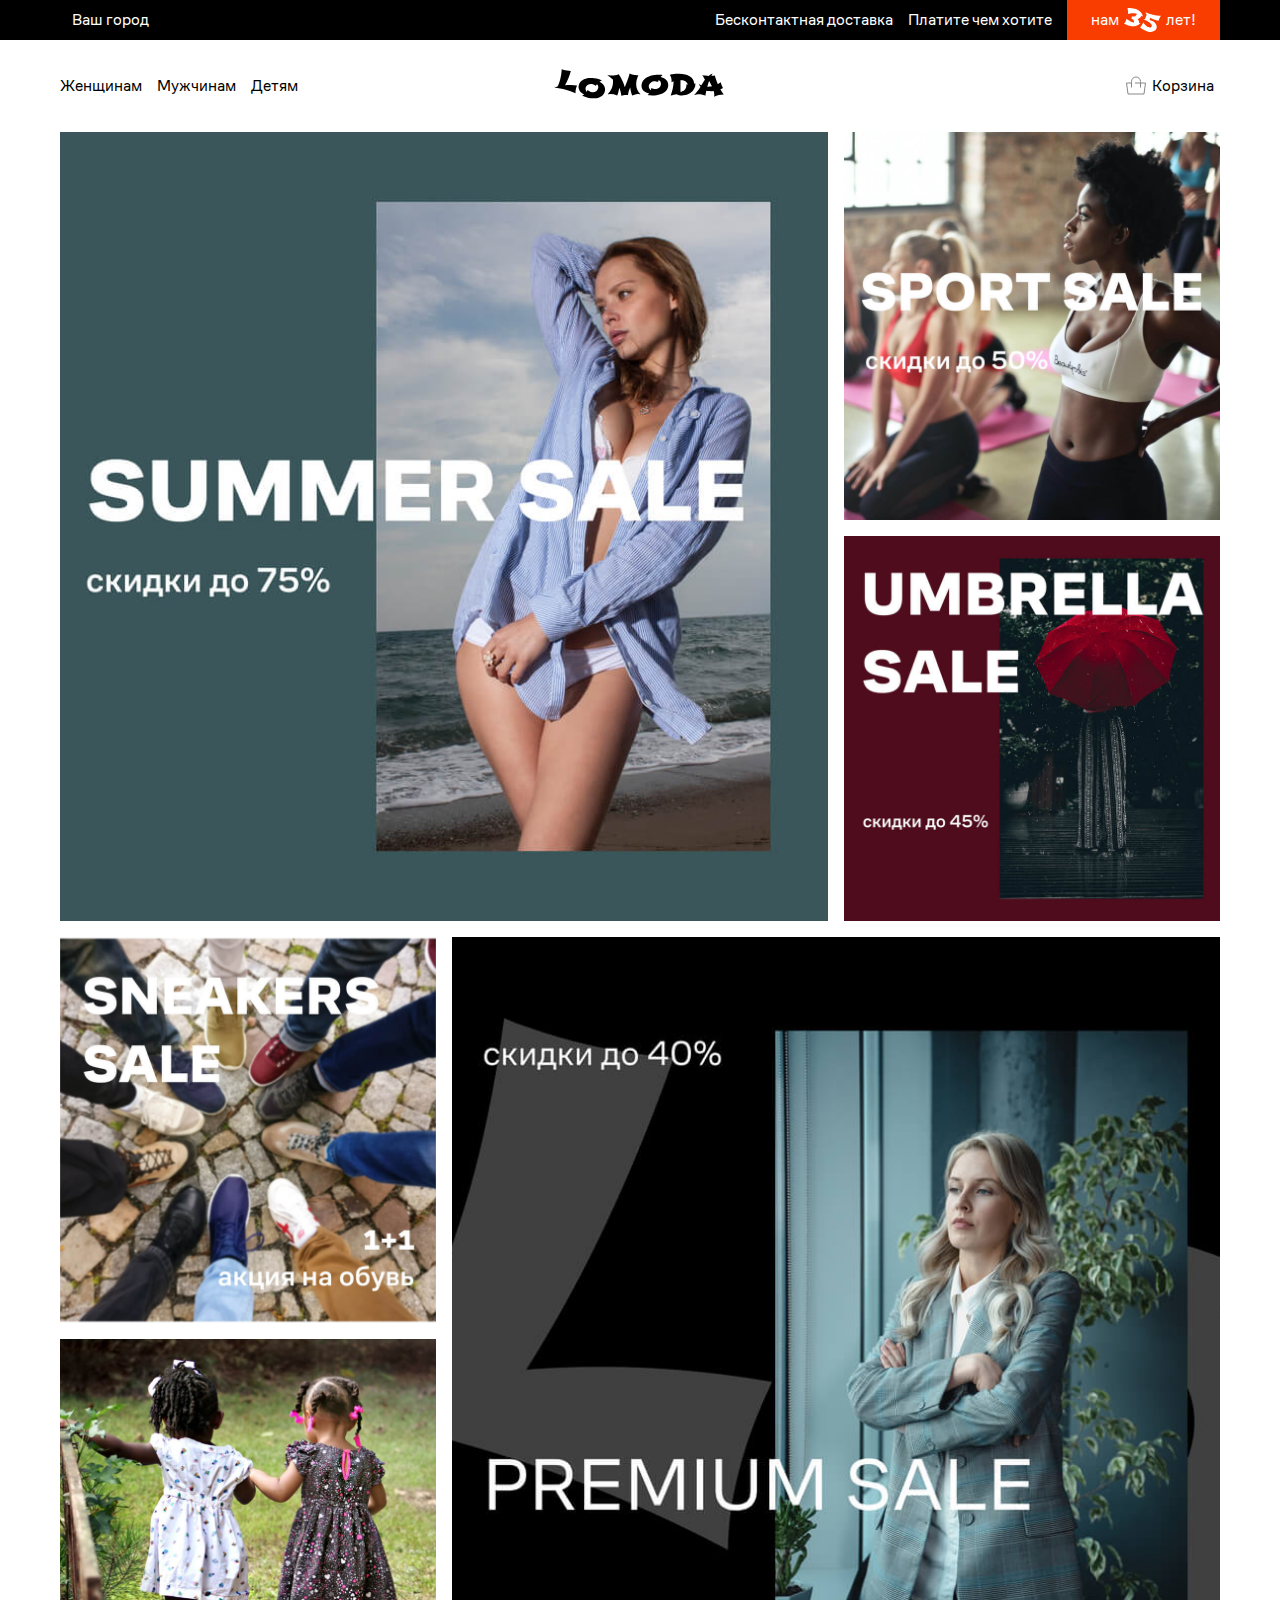
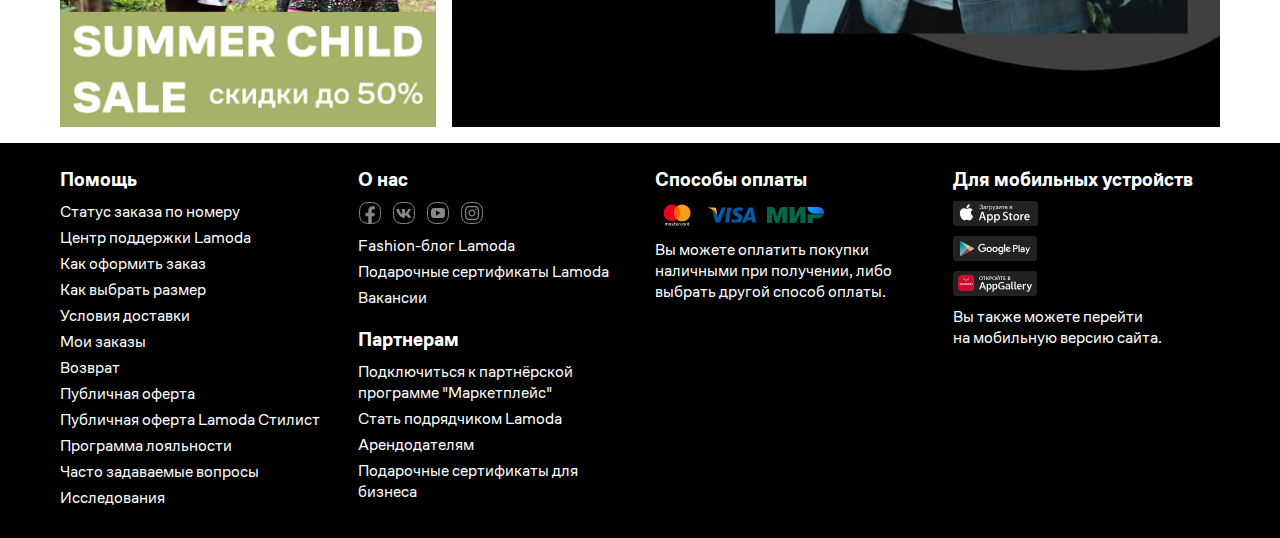
<file: index.html>
<!DOCTYPE html>
<html lang="en">

<head>
    <meta charset="UTF-8">
    <meta http-equiv="X-UA-Compatible" content="IE=edge">
    <meta name="viewport" content="width=device-width, initial-scale=1.0">

    <link rel="apple-touch-icon" sizes="180x180" href="favicon/apple-touch-icon.png">
    <link rel="icon" type="image/png" sizes="32x32" href="favicon/favicon-32x32.png">
    <link rel="icon" type="image/png" sizes="16x16" href="favicon/favicon-16x16.png">
    <link rel="manifest" href="favicon/site.webmanifest">
    <link rel="mask-icon" href="favicon/safari-pinned-tab.svg" color="#5bbad5">
    <meta name="msapplication-TileColor" content="#ffc40d">
    <meta name="theme-color" content="#ffffff">

    <link rel="preload" href="fonts/CoFoSans-Bold.woff2" as="font" type="font/woff2" crossorigin>
    <link rel="preload" href="fonts/CoFoSans-Black.woff2" as="font" type="font/woff2" crossorigin>
    <link rel="preload" href="fonts/CoFoSans-Regular.woff2" as="font" type="font/woff2" crossorigin>
    <link rel="preload" href="fonts/CoFoSans-Medium.woff2" as="font" type="font/woff2" crossorigin>

    <link rel="stylesheet" href="styles/style.min.css">
    <title>Lomoda</title>
    <script src="script/script.js" defer></script>
</head>

<body>
    <header class="header">
        <div class="container">
            <div class="header__wrapper">
                <button class="header__city-button">Ваш город?</button>
                <div class="header__right-block">
                    <p class="header__delivery">Бесконтактная доставка</p>
                    <p class="header__pay">Платите чем хотите</p>
                    <div class="header__birthday">
                        <span>нам </span>
                        <img class="header__birthday-img" src="image/35.svg" alt="">
                        <span>лет!</span>
                    </div>
                </div>
            </div>
        </div>
    </header>
    <main>
        <section class="subheader">
            <div class="container">
                <div class="subheader__wrapper">
                    <nav class="subheader__navigation navigation">
                        <ul class="navigation__list">
                            <li class="navigation__item"><a class="navigation__link" href="goods.html#women">Женщинам</a></li>
                            <li class="navigation__item"><a class="navigation__link" href="goods.html#men">Мужчинам</a></li>
                            <li class="navigation__item"><a class="navigation__link" href="goods.html#kids">Детям</a></li>
                        </ul>
                    </nav>
                    <a class="subheader__logo"><img src="image/logo.svg" alt="Компания Lomoda"></a>
                    <button class="subheader__cart">Корзина</button>
                </div>
            </div>
        </section>
        <section class="promo">
            <div class="container">
                <ul class="promo__grid">
                    <li class="promo__grid-item promo__grid-item__big"><img class="promo__grid-image" src="image/beach.jpg" alt=""></li>
                    <li class="promo__grid-item promo__grid-item__small"><img class="promo__grid-image" src="image/sport.jpg" alt=""></li>
                    <li class="promo__grid-item promo__grid-item__small"><img class="promo__grid-image" src="image/umbrella.jpg" alt=""></li>
                </ul>

                <ul class="promo__grid promo__grid-reverse">
                    <li class="promo__grid-reverse-item promo__grid-reverse-item__big"><img class="promo__grid-image" src="image/premium.jpg" alt=""></li>
                    <li class="promo__grid-reverse-item promo__grid-reverse-item__small"><img class="promo__grid-image" src="image/sneakers.jpg" alt=""></li>
                    <li class="promo__grid-reverse-item promo__grid-reverse-item__small"><img class="promo__grid-image" src="image/child.jpg" alt=""></li>
                </ul>
            </div>
        </section>
    </main>
    <footer class="footer">
        <div class="container footer__columns">
            <div class="footer__column">
                <h3 class="footer__column-title">Помощь</h3>
                <ul class="footer__column-list">
                    <li class="footer__column-item"><a class="footer__link" href="#">Статус заказа по номеру</a></li>
                    <li class="footer__column-item"><a class="footer__link" href="#">Центр поддержки Lamoda</a></li>
                    <li class="footer__column-item"><a class="footer__link" href="#">Как оформить заказ</a></li>
                    <li class="footer__column-item"><a class="footer__link" href="#">Как выбрать размер</a></li>
                    <li class="footer__column-item"><a class="footer__link" href="#">Условия доставки</a></li>
                    <li class="footer__column-item"><a class="footer__link" href="#">Мои заказы</a></li>
                    <li class="footer__column-item"><a class="footer__link" href="#">Возврат</a></li>
                    <li class="footer__column-item"><a class="footer__link" href="#">Публичная оферта</a></li>
                    <li class="footer__column-item"><a class="footer__link" href="#">Публичная оферта Lamoda Стилист</a></li>
                    <li class="footer__column-item"><a class="footer__link" href="#">Программа лояльности</a></li>
                    <li class="footer__column-item"><a class="footer__link" href="#">Часто задаваемые вопросы</a></li>
                    <li class="footer__column-item"><a class="footer__link" href="#">Исследования</a></li>
                </ul>
            </div>

            <div class="footer__column">
                <h3 class="footer__column-title">О нас</h3>
                <ul class="footer__column-list">
                    <li class="footer__column-item">
                        <ul class="footer__column-icons">
                            <li><a target="_blank" href="#" class="footer__social-item footer__social-item_fb"></a></li>
                            <li><a target="_blank" href="#" class="footer__social-item footer__social-item_vk"></a></li>
                            <li><a target="_blank" href="#" class="footer__social-item footer__social-item_yt"></a></li>
                            <li><a target="_blank" href="#" class="footer__social-item footer__social-item_ig"></a></li>
                        </ul>
                    </li>
                    <li class="footer__column-item"><a class="link footer__link" href="#">Fashion-блог Lamoda</a></li>
                    <li class="footer__column-item"><a class="link footer__link" href="#">Подарочные сертификаты Lamoda</a></li>
                    <li class="footer__column-item"><a class="link footer__link" href="#" target="_blank">Вакансии</a></li>
                </ul>

                <h3 class="footer__column-title">Партнерам</h3>
                <ul class="footer__column-list">
                    <li class="footer__column-item"><a class="link footer__link" href="#">Подключиться к партнёрской программе "Маркетплейс"</a></li>
                    <li class="footer__column-item"><a class="link footer__link" href="#">Стать подрядчиком Lamoda</a></li>
                    <li class="footer__column-item"><a class="link footer__link" href="#">Арендодателям</a></li>
                    <li class="footer__column-item"><a class="link footer__link" href="#">Подарочные сертификаты для бизнеса</a></li>
                </ul>
            </div>
            <div class="footer__column">
                <div class="footer__column-item">
                    <h3 class="footer__column-title">Способы оплаты</h3>
                    <ul class="footer__column-icons">
                        <li class="footer__column-icon footer__icon-mastercard"></li>
                        <li class="footer__column-icon footer__icon-visa"></li>
                        <li class="footer__column-icon footer__icon-mir"></li>
                    </ul>
                </div>
                <p class="footer__column-item footer__text">

                    Вы можете оплатить покупки<br>наличными при получении, либо<br>выбрать
                    <a class="inline-link" href="#">другой способ оплаты</a>.

                </p>
            </div>
            <div class="footer__column">
                <h3 class="footer__column-title">Для мобильных устройств</h3>
                <ul class="footer__column-icons footer__column-icons__app">
                    <li><a target="_blank" class="footer__block-icon footer__icon-appstore" href="#"></a></li>
                    <li><a target="_blank" class="footer__block-icon footer__icon-googleplay" href="#"></a></li>
                    <li><a target="_blank" class="footer__block-icon footer__icon-huaweistore" href="#"></a></li>
                </ul>
                <p class="footer__column-item footer__text">Вы также можете перейти<br>на <a href="#" class="inline-link js-mobile-version">мобильную версию сайта</a>.</p>
            </div>
        </div>
    </footer>

    <div class="cart-overlay"> <!-- cart-overlay-open -->
        <div class="cart">
            <h2 class="cart__title">Корзина</h2>
            <div class="cart__table-wrapper">

                <table class="cart__table">
                    <colgroup class="cart__col">
                        <col class="cart__col-number">
                        <col class="cart__col-name">
                        <col class="cart__col-color">
                        <col class="cart__col-size">
                        <col class="cart__col-price">
                        <col class="cart__col-delete">
                    </colgroup>
                    <thead>
                        <tr>
                            <th class="cart__title-number">#</th>
                            <th>Наименование</th>
                            <th>Цвет</th>
                            <th>Размер</th>
                            <th>Цена</th>
                            <th></th>
                        </tr>
                    </thead>
                    <tbody class="cart__list-goods">
                        <tr>
                            <td>1</td>
                            <td>New Balance Леггинсы NB Essentials Botanical Legging</td>
                            <td>-</td>
                            <td>42/44</td>
                            <td>2999 &#8381;</td>
                            <td><button class="btn-delete">&times;</button></td>
                        </tr>
                        <tr>
                            <td>2</td>
                            <td>Adidas Костюм спортивный W TS CO ENERGIZ</td>
                            <td>-</td>
                            <td>42/44</td>
                            <td>7999 &#8381;</td>
                            <td><button class="btn-delete">&times;</button></td>
                        </tr>
                        <tr>
                            <td>3</td>
                            <td>Befree Топ Exclusive online</td>
                            <td>Фиолетовый</td>
                            <td>42</td>
                            <td>599 &#8381;</td>
                            <td><button class="btn-delete">&times;</button></td>
                        </tr>
                    </tbody>
                    <tfoot>
                        <tr>
                            <th colspan="3">
                                <div class="cart__wrapper-promo">
                                    <label for="promo">Промо-код:</label>
                                    <input class="cart__promo" id="promo" type="text">
                                </div>

                            </th>
                            <th>Итого:</th>
                            <th class="cart__total-cost" colspan="2">11597 &#8381;</th>
                        </tr>
                    </tfoot>
                </table>

            </div>
            <button class="cart__btn-buy">Оформить</button>
            <button class="cart__btn-close"></button>
        </div>
    </div>


</body>

</html>
</file>
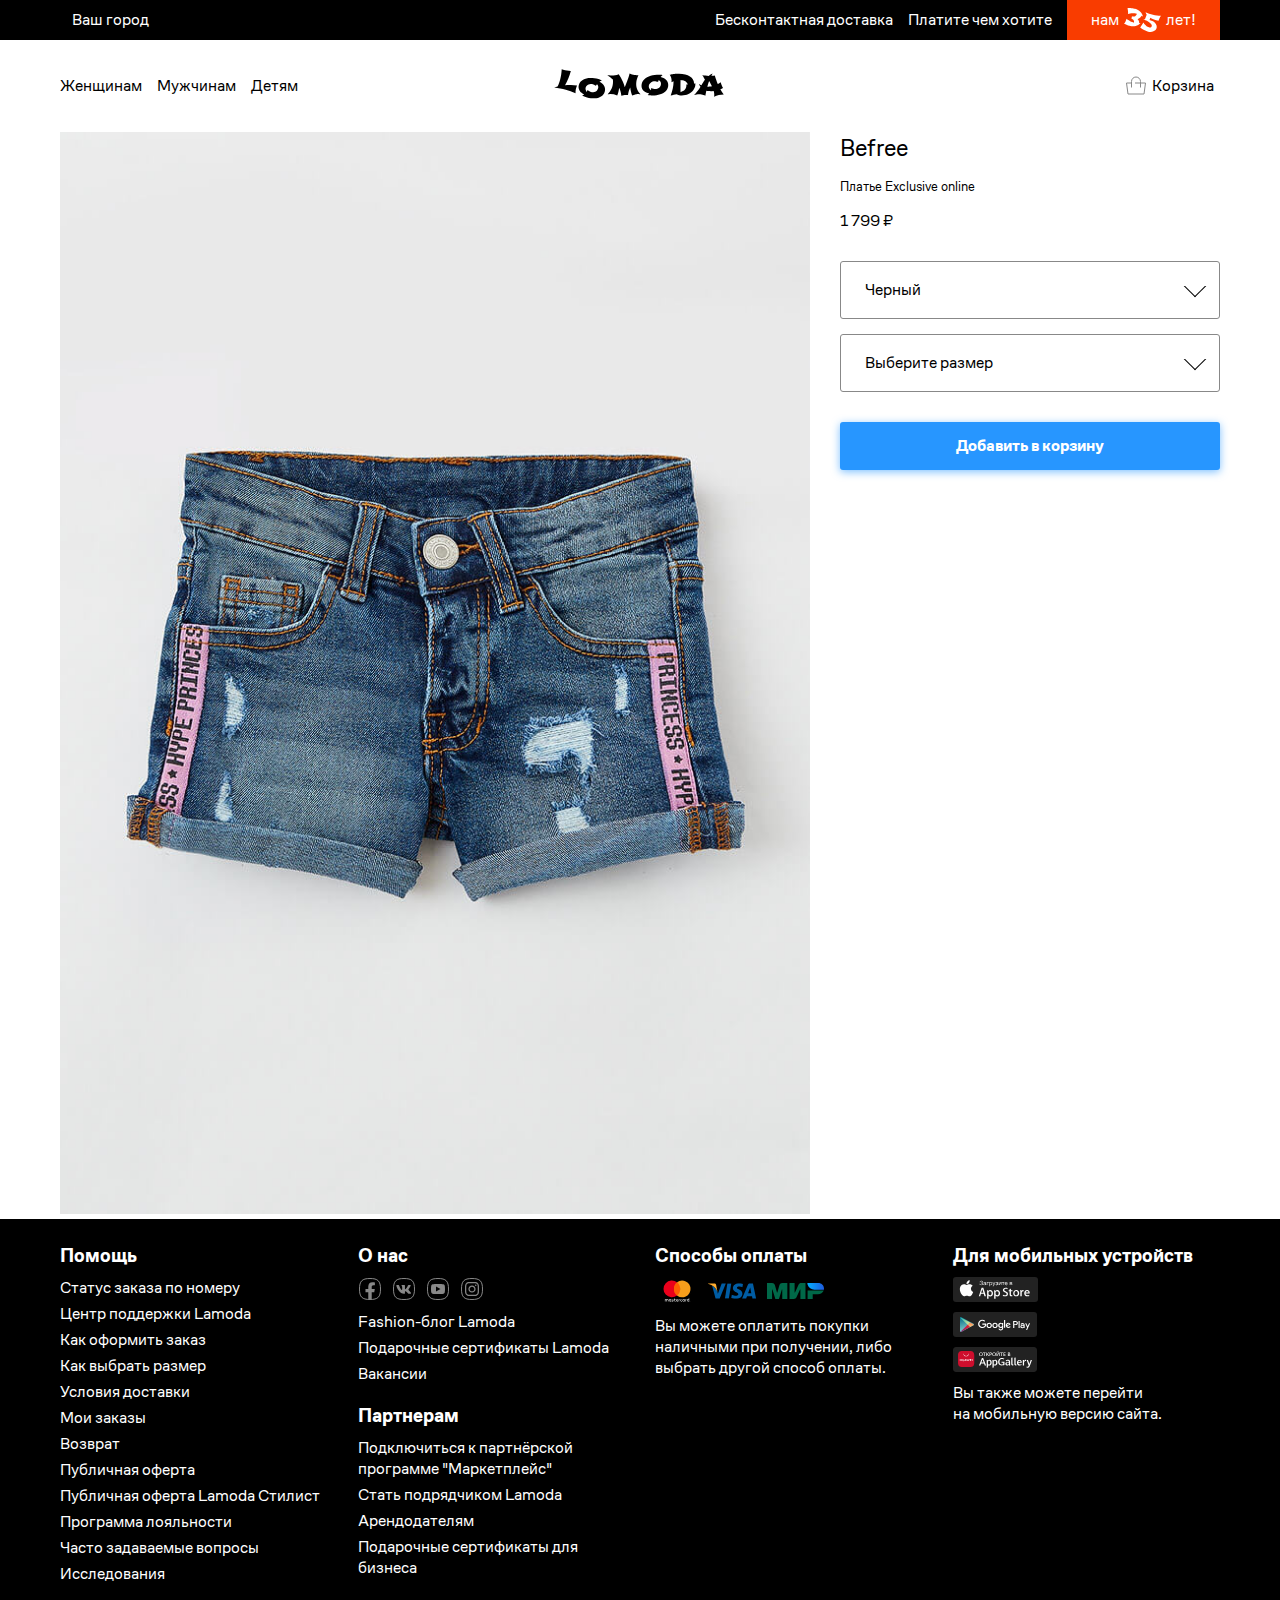
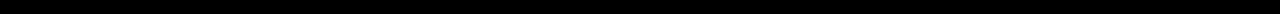
<file: card-good.html>
<!DOCTYPE html>
<html lang="en">

<head>
    <meta charset="UTF-8">
    <meta http-equiv="X-UA-Compatible" content="IE=edge">
    <meta name="viewport" content="width=device-width, initial-scale=1.0">

    <link rel="apple-touch-icon" sizes="180x180" href="favicon/apple-touch-icon.png">
    <link rel="icon" type="image/png" sizes="32x32" href="favicon/favicon-32x32.png">
    <link rel="icon" type="image/png" sizes="16x16" href="favicon/favicon-16x16.png">
    <link rel="manifest" href="favicon/site.webmanifest">
    <link rel="mask-icon" href="favicon/safari-pinned-tab.svg" color="#5bbad5">
    <meta name="msapplication-TileColor" content="#ffc40d">
    <meta name="theme-color" content="#ffffff">

    <link rel="preload" href="fonts/CoFoSans-Bold.woff2" as="font" type="font/woff2" crossorigin>
    <link rel="preload" href="fonts/CoFoSans-Black.woff2" as="font" type="font/woff2" crossorigin>
    <link rel="preload" href="fonts/CoFoSans-Regular.woff2" as="font" type="font/woff2" crossorigin>
    <link rel="preload" href="fonts/CoFoSans-Medium.woff2" as="font" type="font/woff2" crossorigin>

    <link rel="stylesheet" href="styles/style.min.css">
    <title>Lomoda</title>
    <script src="script/script.js" defer></script>

</head>

<body>
    <header class="header">
        <div class="container">
            <div class="header__wrapper">
                <button class="header__city-button">Ваш город?</button>
                <div class="header__right-block">
                    <p class="header__delivery">Бесконтактная доставка</p>
                    <p class="header__pay">Платите чем хотите</p>
                    <div class="header__birthday">
                        <span>нам </span>
                        <img class="header__birthday-img" src="image/35.svg" alt="">
                        <span>лет!</span>
                    </div>
                </div>
            </div>
        </div>
    </header>
    <main>
        <section class="subheader">
            <div class="container">
                <div class="subheader__wrapper">
                    <nav class="subheader__navigation navigation">
                        <ul class="navigation__list">
                            <li class="navigation__item"><a class="navigation__link" href="goods.html#women">Женщинам</a></li>
                            <li class="navigation__item"><a class="navigation__link" href="goods.html#men">Мужчинам</a></li>
                            <li class="navigation__item"><a class="navigation__link" href="goods.html#kids">Детям</a></li>
                        </ul>
                    </nav>
                    <a href="index.html" class="subheader__logo"><img src="image/logo.svg" alt="Компания Lomoda"></a>
                    <button class="subheader__cart">Корзина</button>
                </div>
            </div>
        </section>
        <section class="card-good">
            <div class="container card-good__wrapper">
                <div class="card-good__image-wrapper">
                    <img class="card-good__image" src="goods-image/MP002XG01REQ_14210247_1_v1.jpg" alt="">
                </div>
                <div class="card-good__description">
                    <h2 class="card-good__title-wrapper">
                        <p class="card-good__brand">Befree</p>
                        <p class="card-good__title">Платье Exclusive online</p>
                    </h2>
                    <p class="card-good__price">1 799 ₽</p>

                    <div class="card-good__color-wrapper card-good__select__wrapper">
                        <button class="card-good__color card-good__select">Черный</button>
                        <ul class="card-good__color-list card-good__select-list">
                            <li class="card-good__select-item">Черный</li>
                            <li class="card-good__select-item">Белый</li>
                            <li class="card-good__select-item">Красный</li>
                            <li class="card-good__select-item">Зеленый</li>
                            <li class="card-good__select-item">Синий</li>
                            <li class="card-good__select-item">Желтый</li>
                        </ul>
                    </div>
                    
                    <div class="card-good__sizes-wrapper card-good__select__wrapper">
                        <button class="card-good__sizes card-good__select">Выберите размер</button>
                        <ul class="card-good__sizes-list card-good__select-list">
                            <li class="card-good__select-item">36</li>
                            <li class="card-good__select-item">38</li>
                            <li class="card-good__select-item">40</li>
                            <li class="card-good__select-item">42</li>
                            <li class="card-good__select-item">44</li>
                            <li class="card-good__select-item">46</li>
                            <li class="card-good__select-item">48</li>
                            <li class="card-good__select-item">50</li>
                            <li class="card-good__select-item">52</li>
                        </ul>
                    </div>
                    

                    <button class="card-good__buy">Добавить в корзину</button>
                </div>
            </div>


        </section>

    </main>
    <footer class="footer">
        <div class="container footer__columns">
            <div class="footer__column">
                <h3 class="footer__column-title">Помощь</h3>
                <ul class="footer__column-list">
                    <li class="footer__column-item"><a class="footer__link" href="#">Статус заказа по номеру</a></li>
                    <li class="footer__column-item"><a class="footer__link" href="#">Центр поддержки Lamoda</a></li>
                    <li class="footer__column-item"><a class="footer__link" href="#">Как оформить заказ</a></li>
                    <li class="footer__column-item"><a class="footer__link" href="#">Как выбрать размер</a></li>
                    <li class="footer__column-item"><a class="footer__link" href="#">Условия доставки</a></li>
                    <li class="footer__column-item"><a class="footer__link" href="#">Мои заказы</a></li>
                    <li class="footer__column-item"><a class="footer__link" href="#">Возврат</a></li>
                    <li class="footer__column-item"><a class="footer__link" href="#">Публичная оферта</a></li>
                    <li class="footer__column-item"><a class="footer__link" href="#">Публичная оферта Lamoda Стилист</a></li>
                    <li class="footer__column-item"><a class="footer__link" href="#">Программа лояльности</a></li>
                    <li class="footer__column-item"><a class="footer__link" href="#">Часто задаваемые вопросы</a></li>
                    <li class="footer__column-item"><a class="footer__link" href="#">Исследования</a></li>
                </ul>
            </div>

            <div class="footer__column">
                <h3 class="footer__column-title">О нас</h3>
                <ul class="footer__column-list">
                    <li class="footer__column-item">
                        <ul class="footer__column-icons">
                            <li><a target="_blank" href="#" class="footer__social-item footer__social-item_fb"></a></li>
                            <li><a target="_blank" href="#" class="footer__social-item footer__social-item_vk"></a></li>
                            <li><a target="_blank" href="#" class="footer__social-item footer__social-item_yt"></a></li>
                            <li><a target="_blank" href="#" class="footer__social-item footer__social-item_ig"></a></li>
                        </ul>
                    </li>
                    <li class="footer__column-item"><a class="link footer__link" href="#">Fashion-блог Lamoda</a></li>
                    <li class="footer__column-item"><a class="link footer__link" href="#">Подарочные сертификаты Lamoda</a></li>
                    <li class="footer__column-item"><a class="link footer__link" href="#" target="_blank">Вакансии</a></li>
                </ul>

                <h3 class="footer__column-title">Партнерам</h3>
                <ul class="footer__column-list">
                    <li class="footer__column-item"><a class="link footer__link" href="#">Подключиться к партнёрской программе "Маркетплейс"</a></li>
                    <li class="footer__column-item"><a class="link footer__link" href="#">Стать подрядчиком Lamoda</a></li>
                    <li class="footer__column-item"><a class="link footer__link" href="#">Арендодателям</a></li>
                    <li class="footer__column-item"><a class="link footer__link" href="#">Подарочные сертификаты для бизнеса</a></li>
                </ul>
            </div>
            <div class="footer__column">
                <div class="footer__column-item">
                    <h3 class="footer__column-title">Способы оплаты</h3>
                    <ul class="footer__column-icons">
                        <li class="footer__column-icon footer__icon-mastercard"></li>
                        <li class="footer__column-icon footer__icon-visa"></li>
                        <li class="footer__column-icon footer__icon-mir"></li>
                    </ul>
                </div>
                <p class="footer__column-item footer__text">

                    Вы можете оплатить покупки<br>наличными при получении, либо<br>выбрать
                    <a class="inline-link" href="#">другой способ оплаты</a>.

                </p>
            </div>
            <div class="footer__column">
                <h3 class="footer__column-title">Для мобильных устройств</h3>
                <ul class="footer__column-icons footer__column-icons__app">
                    <li><a target="_blank" class="footer__block-icon footer__icon-appstore" href="#"></a></li>
                    <li><a target="_blank" class="footer__block-icon footer__icon-googleplay" href="#"></a></li>
                    <li><a target="_blank" class="footer__block-icon footer__icon-huaweistore" href="#"></a></li>
                </ul>
                <p class="footer__column-item footer__text">Вы также можете перейти<br>на <a href="#" class="inline-link js-mobile-version">мобильную версию сайта</a>.</p>
            </div>
        </div>
    </footer>

    <div class="cart-overlay"> <!-- cart-overlay-open -->
        <div class="cart">
            <h2 class="cart__title">Корзина</h2>
            <div class="cart__table-wrapper">

                <table class="cart__table">
                    <colgroup class="cart__col">
                        <col class="cart__col-number">
                        <col class="cart__col-name">
                        <col class="cart__col-color">
                        <col class="cart__col-size">
                        <col class="cart__col-price">
                        <col class="cart__col-delete">
                    </colgroup>
                    <thead>
                        <tr>
                            <th class="cart__title-number">#</th>
                            <th>Наименование</th>
                            <th>Цвет</th>
                            <th>Размер</th>
                            <th>Цена</th>
                            <th></th>
                        </tr>
                    </thead>
                    <tbody class="cart__list-goods">
                        <tr>
                            <td>1</td>
                            <td>New Balance Леггинсы NB Essentials Botanical Legging</td>
                            <td>-</td>
                            <td>42/44</td>
                            <td>2999 &#8381;</td>
                            <td><button class="btn-delete">&times;</button></td>
                        </tr>
                        <tr>
                            <td>2</td>
                            <td>Adidas Костюм спортивный W TS CO ENERGIZ</td>
                            <td>-</td>
                            <td>42/44</td>
                            <td>7999 &#8381;</td>
                            <td><button class="btn-delete">&times;</button></td>
                        </tr>
                        <tr>
                            <td>3</td>
                            <td>Befree Топ Exclusive online</td>
                            <td>Фиолетовый</td>
                            <td>42</td>
                            <td>599 &#8381;</td>
                            <td><button class="btn-delete">&times;</button></td>
                        </tr>
                    </tbody>
                    <tfoot>
                        <tr>
                            <th colspan="3">
                                <div class="cart__wrapper-promo">
                                    <label for="promo">Промо-код:</label>
                                    <input class="cart__promo" id="promo" type="text">
                                </div>

                            </th>
                            <th>Итого:</th>
                            <th class="cart__total-cost" colspan="2">11597 &#8381;</th>
                        </tr>
                    </tfoot>
                </table>

            </div>
            <button class="cart__btn-buy">Оформить</button>
            <button class="cart__btn-close"></button>
        </div>
    </div>

</body>

</html>
</file>
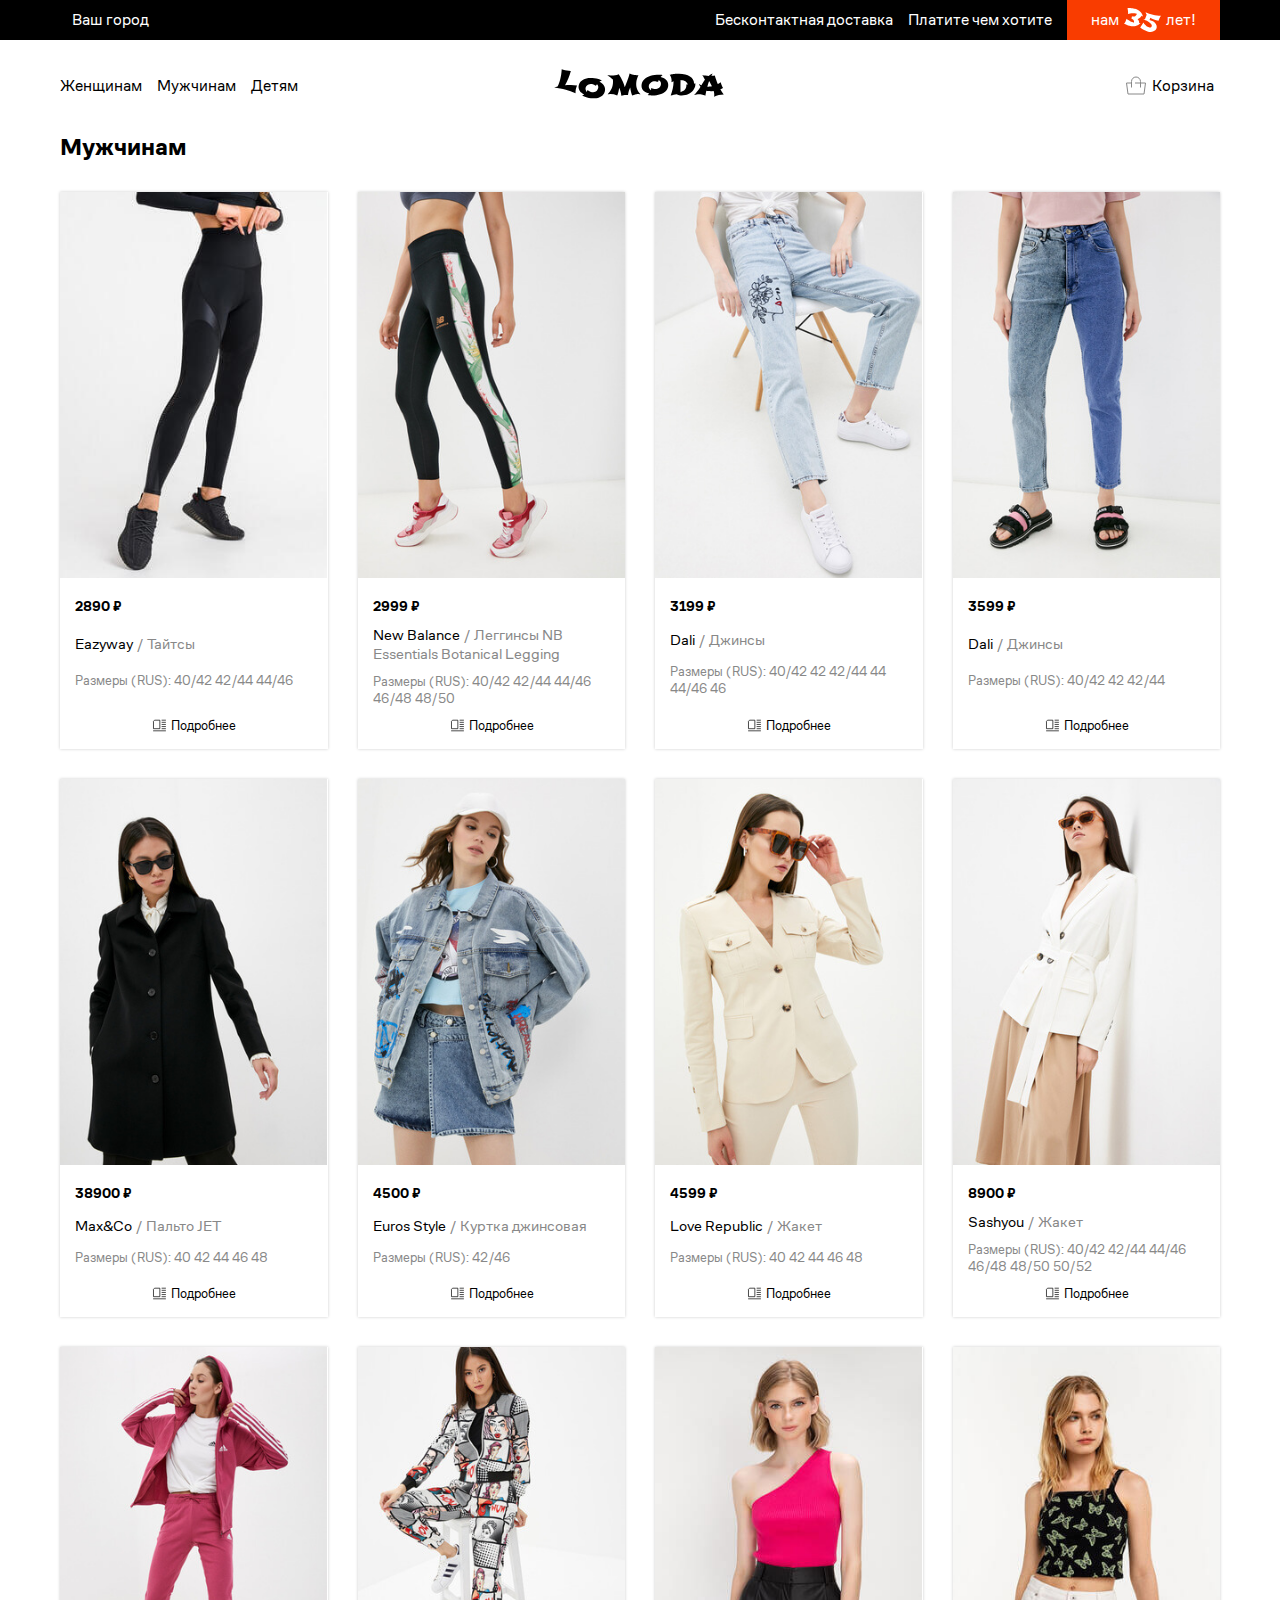
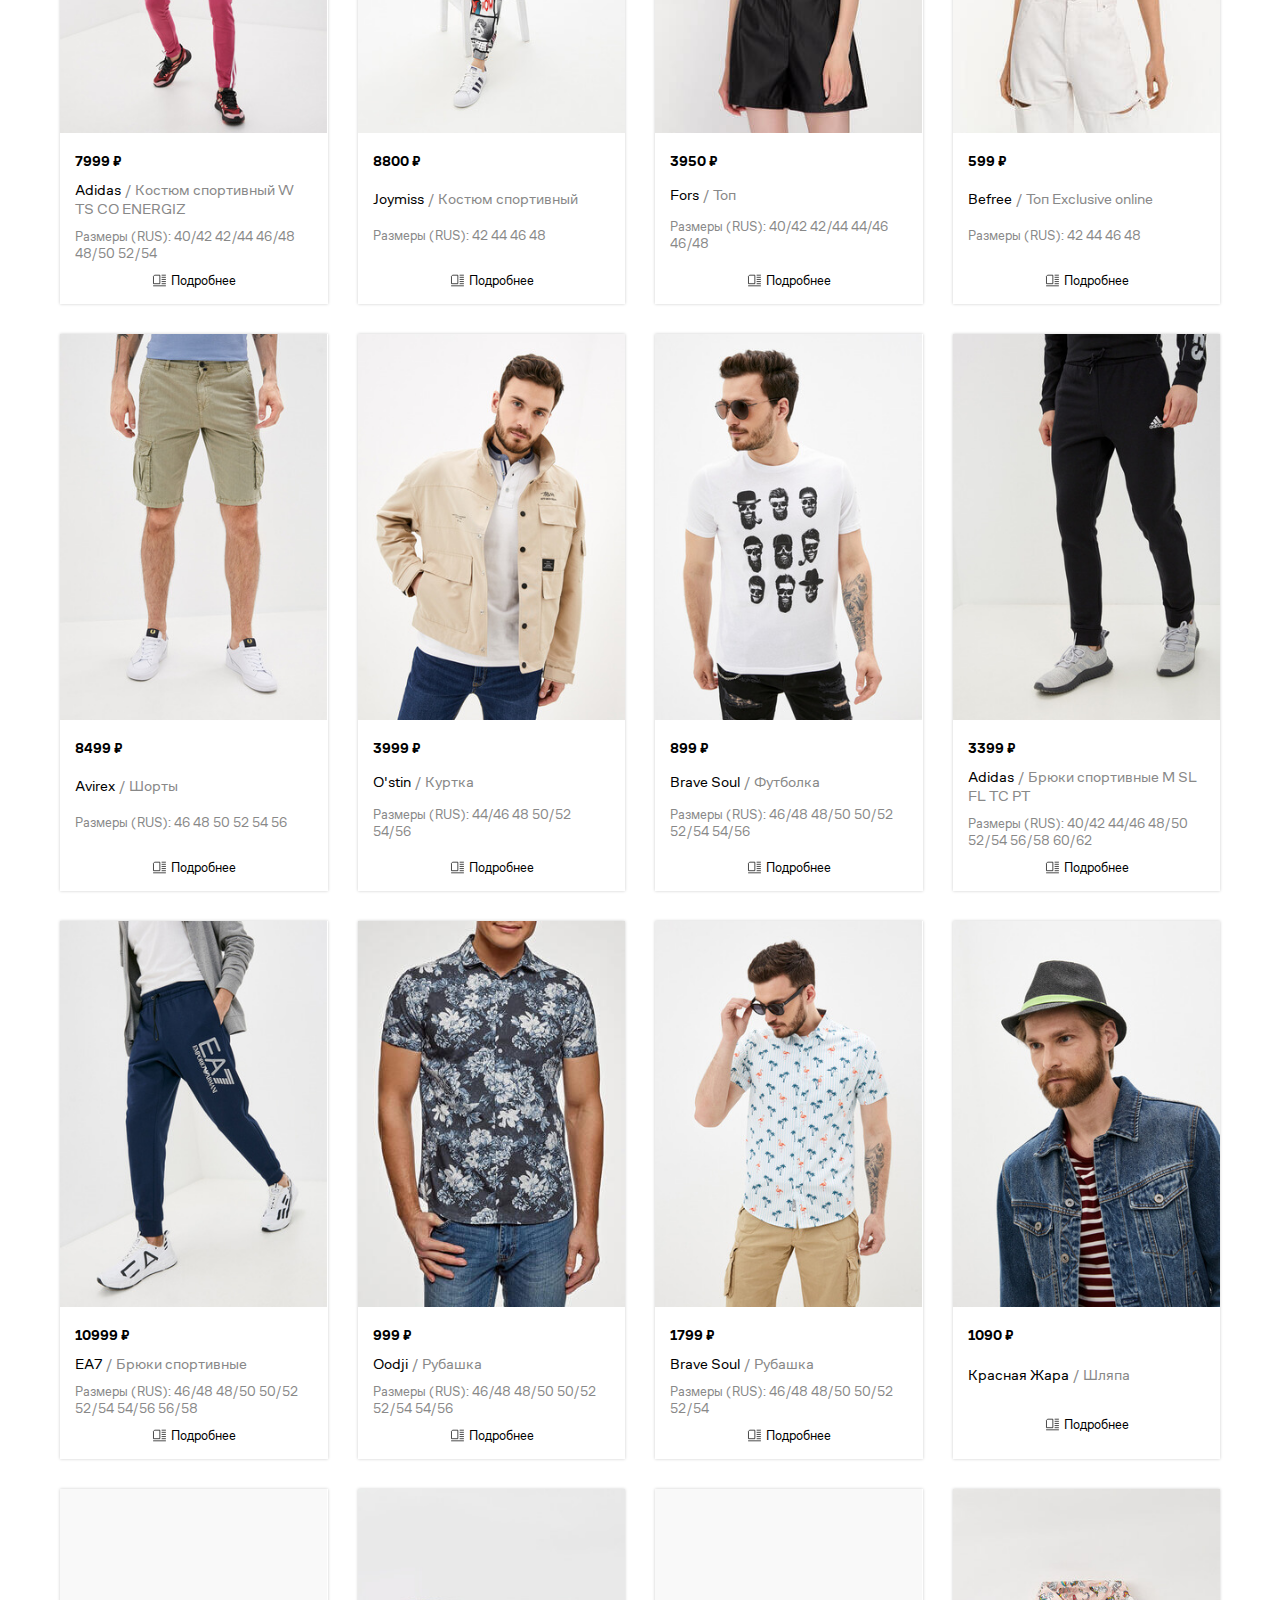
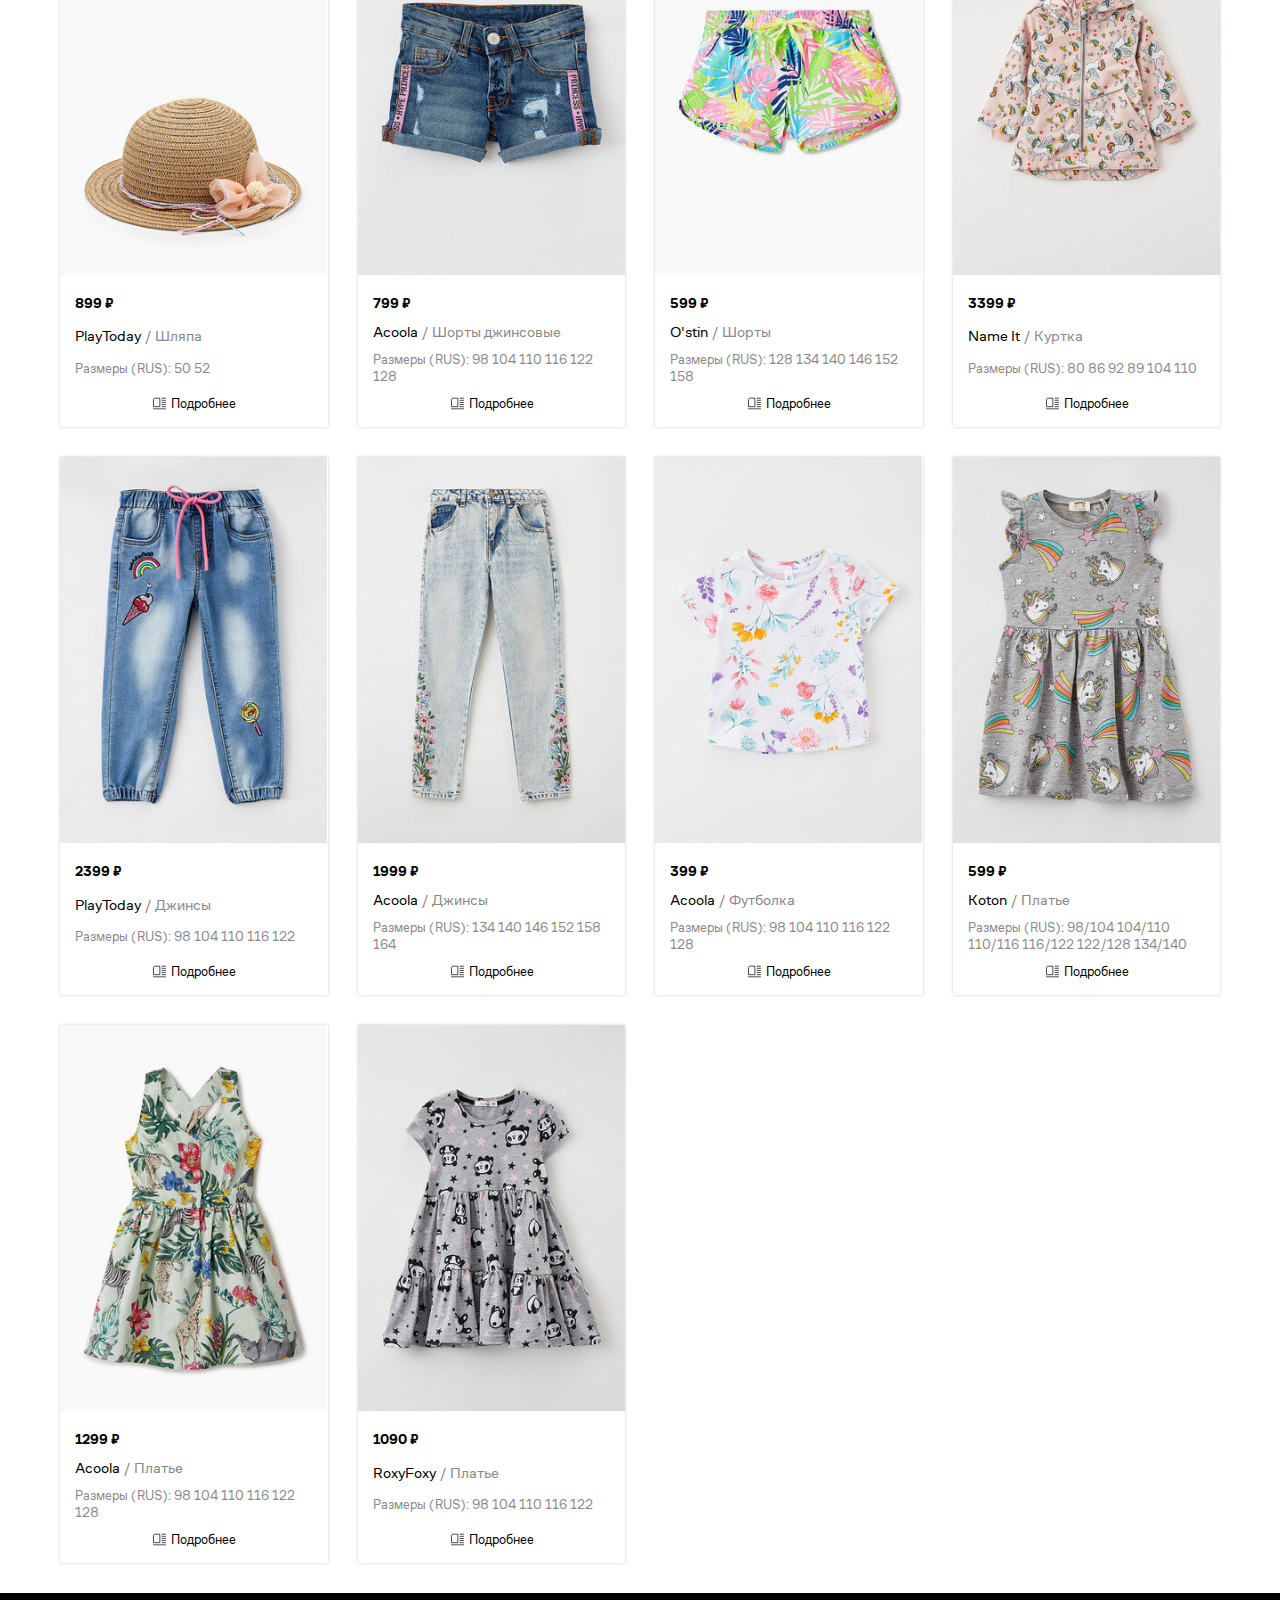
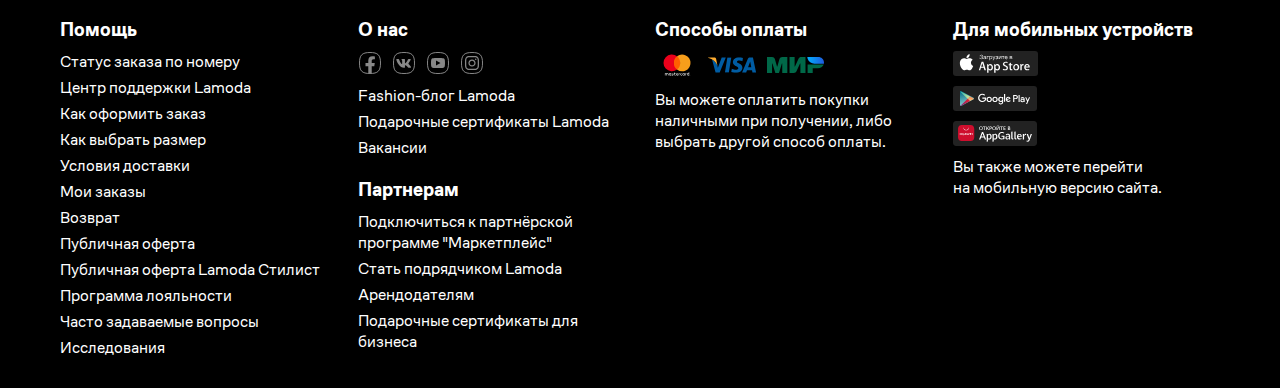
<file: goods.html>
<!DOCTYPE html>
<html lang="en">

<head>
    <meta charset="UTF-8">
    <meta http-equiv="X-UA-Compatible" content="IE=edge">
    <meta name="viewport" content="width=device-width, initial-scale=1.0">

    <link rel="apple-touch-icon" sizes="180x180" href="favicon/apple-touch-icon.png">
    <link rel="icon" type="image/png" sizes="32x32" href="favicon/favicon-32x32.png">
    <link rel="icon" type="image/png" sizes="16x16" href="favicon/favicon-16x16.png">
    <link rel="manifest" href="favicon/site.webmanifest">
    <link rel="mask-icon" href="favicon/safari-pinned-tab.svg" color="#5bbad5">
    <meta name="msapplication-TileColor" content="#ffc40d">
    <meta name="theme-color" content="#ffffff">

    <link rel="preload" href="fonts/CoFoSans-Bold.woff2" as="font" type="font/woff2" crossorigin>
    <link rel="preload" href="fonts/CoFoSans-Black.woff2" as="font" type="font/woff2" crossorigin>
    <link rel="preload" href="fonts/CoFoSans-Regular.woff2" as="font" type="font/woff2" crossorigin>
    <link rel="preload" href="fonts/CoFoSans-Medium.woff2" as="font" type="font/woff2" crossorigin>

    <link rel="stylesheet" href="styles/style.min.css">
    <title>Lomoda</title>
    <script src="script/script.js" defer></script>

</head>

<body>
    <header class="header">
        <div class="container">
            <div class="header__wrapper">
                <button class="header__city-button">Ваш город?</button>
                <div class="header__right-block">
                    <p class="header__delivery">Бесконтактная доставка</p>
                    <p class="header__pay">Платите чем хотите</p>
                    <div class="header__birthday">
                        <span>нам </span>
                        <img class="header__birthday-img" src="image/35.svg" alt="">
                        <span>лет!</span>
                    </div>
                </div>
            </div>
        </div>
    </header>
    <main>
        <section class="subheader">
            <div class="container">
                <div class="subheader__wrapper">
                    <nav class="subheader__navigation navigation">
                        <ul class="navigation__list">
                            <li class="navigation__item"><a class="navigation__link" href="goods.html#women">Женщинам</a></li>
                            <li class="navigation__item"><a class="navigation__link" href="goods.html#men">Мужчинам</a></li>
                            <li class="navigation__item"><a class="navigation__link" href="goods.html#kids">Детям</a></li>
                        </ul>
                    </nav>
                    <a href="index.html" class="subheader__logo"><img src="image/logo.svg" alt="Компания Lomoda"></a>
                    <button class="subheader__cart">Корзина</button>
                </div>
            </div>
        </section>
        <section class="goods">
            <div class="container">
                <h2 class="goods__title">Мужчинам</h2>
                <ul class="goods__list">
                    <li class="goods__item">
                        <article class="good">
                            <a class="good__link-img" href="card-good.html#id56454">
                                <img class="good__img" src="goods-image/AD002EMLUEA8_14164246_1_v1.jpg" alt="">
                            </a>
                            <div class="good__description">
                                <p class="good__price">2890 &#8381;</p>
                                <h3 class="good__title">Eazyway <span class="good__title__grey">/ Тайтсы</span></h3>
                                <p class="good__sizes">Размеры (RUS): <span class="good__sizes-list">40 42 44 46</span></p>
                                <a class="good__link" href="card-good.html#id56454">Подробнее</a>
                            </div>
                        </article>
                    </li>
                    <li class="goods__item">
                        <article class="good">
                            <a class="good__link-img" href="card-good.html#id56454">
                                <img class="good__img" src="goods-image/MP002XG0147V_11514976_1_v1.jpg" alt="">
                            </a>
                            <div class="good__description">
                                <p class="good__price">2890 &#8381;</p>
                                <h3 class="good__title">Eazyway <span class="good__title__grey">/ Тайтсы</span></h3>
                                <p class="good__sizes">Размеры (RUS): <span class="good__sizes-list">40 42 44 46</span></p>
                                <a class="good__link" href="card-good.html#id56454">Подробнее</a>
                            </div>
                        </article>
                    </li>
                    <li class="goods__item">
                        <article class="good">
                            <a class="good__link-img" href="card-good.html#id56454">
                                <img class="good__img" src="goods-image/MP002XG01REQ_14210247_1_v2.jpg" alt="">
                            </a>
                            <div class="good__description">
                                <p class="good__price">2890 &#8381;</p>
                                <h3 class="good__title">Eazyway <span class="good__title__grey">/ Тайтсы</span></h3>
                                <p class="good__sizes">Размеры (RUS): <span class="good__sizes-list">40 42 44 46</span></p>
                                <a class="good__link" href="card-good.html#id56454">Подробнее</a>
                            </div>
                        </article>
                    </li>
                    <li class="goods__item">
                        <article class="good">
                            <a class="good__link-img" href="card-good.html#id56454">
                                <img class="good__img" src="goods-image/MP002XW14T1R_11615827_1_v2.jpg" alt="">
                            </a>
                            <div class="good__description">
                                <p class="good__price">2890 &#8381;</p>
                                <h3 class="good__title">Eazyway <span class="good__title__grey">/ Тайтсы</span></h3>
                                <p class="good__sizes">Размеры (RUS): <span class="good__sizes-list">40 42 44 46</span></p>
                                <a class="good__link" href="card-good.html#id56454">Подробнее</a>
                            </div>
                        </article>
                    </li>
                    <li class="goods__item">
                        <article class="good">
                            <a class="good__link-img" href="card-good.html#id56454">
                                <img class="good__img" src="goods-image/RTLAAK612301_14538241_1_v1.jpg" alt="">
                            </a>
                            <div class="good__description">
                                <p class="good__price">2890 &#8381;</p>
                                <h3 class="good__title">Eazyway <span class="good__title__grey">/ Тайтсы</span></h3>
                                <p class="good__sizes">Размеры (RUS): <span class="good__sizes-list">40 42 44 46</span></p>
                                <a class="good__link" href="card-good.html#id56454">Подробнее</a>
                            </div>
                        </article>
                    </li>
                    <li class="goods__item">
                        <article class="good">
                            <a class="good__link-img" href="card-good.html#id56454">
                                <img class="good__img" src="goods-image/MP002XW0Q9SP_8840462_1_v2.jpg" alt="">
                            </a>
                            <div class="good__description">
                                <p class="good__price">2890 &#8381;</p>
                                <h3 class="good__title">Eazyway <span class="good__title__grey">/ Тайтсы</span></h3>
                                <p class="good__sizes">Размеры (RUS): <span class="good__sizes-list">40 42 44 46</span></p>
                                <a class="good__link" href="card-good.html#id56454">Подробнее</a>
                            </div>
                        </article>
                    </li>
                    <li class="goods__item">
                        <article class="good">
                            <a class="good__link-img" href="card-good.html#id56454">
                                <img class="good__img" src="goods-image/NE007EWMSTP9_14530060_1_v1.jpg" alt="">
                            </a>
                            <div class="good__description">
                                <p class="good__price">2890 &#8381;</p>
                                <h3 class="good__title">Eazyway <span class="good__title__grey">/ Тайтсы</span></h3>
                                <p class="good__sizes">Размеры (RUS): <span class="good__sizes-list">40 42 44 46</span></p>
                                <a class="good__link" href="card-good.html#id56454">Подробнее</a>
                            </div>
                        </article>
                    </li>
                    <li class="goods__item">
                        <article class="good">
                            <a class="good__link-img" href="card-good.html#id56454">
                                <img class="good__img" src="goods-image/MP002XW060O4_13625731_1_v1.jpg" alt="">
                            </a>
                            <div class="good__description">
                                <p class="good__price">2890 &#8381;</p>
                                <h3 class="good__title">Eazyway <span class="good__title__grey">/ Тайтсы</span></h3>
                                <p class="good__sizes">Размеры (RUS): <span class="good__sizes-list">40 42 44 46</span></p>
                                <a class="good__link" href="card-good.html#id56454">Подробнее</a>
                            </div>
                        </article>
                    </li>
                </ul>

            </div>


        </section>

    </main>
    <footer class="footer">
        <div class="container footer__columns">
            <div class="footer__column">
                <h3 class="footer__column-title">Помощь</h3>
                <ul class="footer__column-list">
                    <li class="footer__column-item"><a class="footer__link" href="#">Статус заказа по номеру</a></li>
                    <li class="footer__column-item"><a class="footer__link" href="#">Центр поддержки Lamoda</a></li>
                    <li class="footer__column-item"><a class="footer__link" href="#">Как оформить заказ</a></li>
                    <li class="footer__column-item"><a class="footer__link" href="#">Как выбрать размер</a></li>
                    <li class="footer__column-item"><a class="footer__link" href="#">Условия доставки</a></li>
                    <li class="footer__column-item"><a class="footer__link" href="#">Мои заказы</a></li>
                    <li class="footer__column-item"><a class="footer__link" href="#">Возврат</a></li>
                    <li class="footer__column-item"><a class="footer__link" href="#">Публичная оферта</a></li>
                    <li class="footer__column-item"><a class="footer__link" href="#">Публичная оферта Lamoda Стилист</a></li>
                    <li class="footer__column-item"><a class="footer__link" href="#">Программа лояльности</a></li>
                    <li class="footer__column-item"><a class="footer__link" href="#">Часто задаваемые вопросы</a></li>
                    <li class="footer__column-item"><a class="footer__link" href="#">Исследования</a></li>
                </ul>
            </div>

            <div class="footer__column">
                <h3 class="footer__column-title">О нас</h3>
                <ul class="footer__column-list">
                    <li class="footer__column-item">
                        <ul class="footer__column-icons">
                            <li><a target="_blank" href="#" class="footer__social-item footer__social-item_fb"></a></li>
                            <li><a target="_blank" href="#" class="footer__social-item footer__social-item_vk"></a></li>
                            <li><a target="_blank" href="#" class="footer__social-item footer__social-item_yt"></a></li>
                            <li><a target="_blank" href="#" class="footer__social-item footer__social-item_ig"></a></li>
                        </ul>
                    </li>
                    <li class="footer__column-item"><a class="link footer__link" href="#">Fashion-блог Lamoda</a></li>
                    <li class="footer__column-item"><a class="link footer__link" href="#">Подарочные сертификаты Lamoda</a></li>
                    <li class="footer__column-item"><a class="link footer__link" href="#" target="_blank">Вакансии</a></li>
                </ul>

                <h3 class="footer__column-title">Партнерам</h3>
                <ul class="footer__column-list">
                    <li class="footer__column-item"><a class="link footer__link" href="#">Подключиться к партнёрской программе "Маркетплейс"</a></li>
                    <li class="footer__column-item"><a class="link footer__link" href="#">Стать подрядчиком Lamoda</a></li>
                    <li class="footer__column-item"><a class="link footer__link" href="#">Арендодателям</a></li>
                    <li class="footer__column-item"><a class="link footer__link" href="#">Подарочные сертификаты для бизнеса</a></li>
                </ul>
            </div>
            <div class="footer__column">
                <div class="footer__column-item">
                    <h3 class="footer__column-title">Способы оплаты</h3>
                    <ul class="footer__column-icons">
                        <li class="footer__column-icon footer__icon-mastercard"></li>
                        <li class="footer__column-icon footer__icon-visa"></li>
                        <li class="footer__column-icon footer__icon-mir"></li>
                    </ul>
                </div>
                <p class="footer__column-item footer__text">

                    Вы можете оплатить покупки<br>наличными при получении, либо<br>выбрать
                    <a class="inline-link" href="#">другой способ оплаты</a>.

                </p>
            </div>
            <div class="footer__column">
                <h3 class="footer__column-title">Для мобильных устройств</h3>
                <ul class="footer__column-icons footer__column-icons__app">
                    <li><a target="_blank" class="footer__block-icon footer__icon-appstore" href="#"></a></li>
                    <li><a target="_blank" class="footer__block-icon footer__icon-googleplay" href="#"></a></li>
                    <li><a target="_blank" class="footer__block-icon footer__icon-huaweistore" href="#"></a></li>
                </ul>
                <p class="footer__column-item footer__text">Вы также можете перейти<br>на <a href="#" class="inline-link js-mobile-version">мобильную версию сайта</a>.</p>
            </div>
        </div>
    </footer>


    <div class="cart-overlay"> <!-- cart-overlay-open -->
        <div class="cart">
            <h2 class="cart__title">Корзина</h2>
            <div class="cart__table-wrapper">

                <table class="cart__table">
                    <colgroup class="cart__col">
                        <col class="cart__col-number">
                        <col class="cart__col-name">
                        <col class="cart__col-color">
                        <col class="cart__col-size">
                        <col class="cart__col-price">
                        <col class="cart__col-delete">
                    </colgroup>
                    <thead>
                        <tr>
                            <th class="cart__title-number">#</th>
                            <th>Наименование</th>
                            <th>Цвет</th>
                            <th>Размер</th>
                            <th>Цена</th>
                            <th></th>
                        </tr>
                    </thead>
                    <tbody class="cart__list-goods">
                        <tr>
                            <td>1</td>
                            <td>New Balance Леггинсы NB Essentials Botanical Legging</td>
                            <td>-</td>
                            <td>42/44</td>
                            <td>2999 &#8381;</td>
                            <td><button class="btn-delete">&times;</button></td>
                        </tr>
                        <tr>
                            <td>2</td>
                            <td>Adidas Костюм спортивный W TS CO ENERGIZ</td>
                            <td>-</td>
                            <td>42/44</td>
                            <td>7999 &#8381;</td>
                            <td><button class="btn-delete">&times;</button></td>
                        </tr>
                        <tr>
                            <td>3</td>
                            <td>Befree Топ Exclusive online</td>
                            <td>Фиолетовый</td>
                            <td>42</td>
                            <td>599 &#8381;</td>
                            <td><button class="btn-delete">&times;</button></td>
                        </tr>
                    </tbody>
                    <tfoot>
                        <tr>
                            <th colspan="3">
                                <div class="cart__wrapper-promo">
                                    <label for="promo">Промо-код:</label>
                                    <input class="cart__promo" id="promo" type="text">
                                </div>

                            </th>
                            <th>Итого:</th>
                            <th class="cart__total-cost" colspan="2">11597 &#8381;</th>
                        </tr>
                    </tfoot>
                </table>

            </div>
            <button class="cart__btn-buy">Оформить</button>
            <button class="cart__btn-close"></button>
        </div>
    </div>

</body>

</html>
</file>
<file: styles/style.min.css>
@font-face {
    font-family: 'CoFo Sans';
    src: local("CoFo Sans Bold"), local("CoFoSans-Bold"), url("../fonts/CoFoSans-Bold.woff2") format("woff2"), url("../fonts/CoFoSans-Bold.woff") format("woff");
    font-weight: bold;
    font-display: swap
}

@font-face {
    font-family: 'CoFo Sans';
    src: local("CoFo Sans Black"), local("CoFoSans-Black"), url("../fonts/CoFoSans-Black.woff2") format("woff2"), url("../fonts/CoFoSans-Black.woff") format("woff");
    font-weight: 900;
    font-display: swap
}

@font-face {
    font-family: 'CoFo Sans';
    src: local("CoFo Sans"), local("CoFoSans-Regular"), url("../fonts/CoFoSans-Regular.woff2") format("woff2"), url("../fonts/CoFoSans-Regular.woff") format("woff");
    font-weight: normal;
    font-display: swap
}

@font-face {
    font-family: 'CoFo Sans';
    src: local("CoFo Sans Medium"), local("CoFoSans-Medium"), url("../fonts/CoFoSans-Medium.woff2") format("woff2"), url("../fonts/CoFoSans-Medium.woff") format("woff");
    font-weight: 500;
    font-display: swap
}

:root {
    -webkit-box-sizing: border-box;
    box-sizing: border-box
}

*,
*::before,
*::after {
    -webkit-box-sizing: inherit;
    box-sizing: inherit
}

body {
    min-width: 320px;
    min-height: 100vh;
    margin: 0;
    background-color: #fff;
    font-family: "CoFo Sans", Arial, sans-serif;
    font-size: 16px;
    font-weight: 400;
    color: black
}

button,
input,
optgroup,
select,
textarea {
    font: inherit;
    margin: 0
}

img {
    max-width: 100%;
    height: auto
}

a {
    text-decoration: none;
    color: inherit
}

ul,
ol {
    list-style: none
}

h1,
h2,
h3,
h4,
p,
ul,
ol,
figure,
figcaption {
    padding: 0;
    margin: 0
}

.container {
    max-width: 1200px;
    margin: 0 auto;
    padding: 0 20px
}

.visually-hidden {
    position: absolute !important;
    clip: rect(1px 1px 1px 1px);
    clip: rect(1px, 1px, 1px, 1px);
    padding: 0 !important;
    border: 0 !important;
    height: 1px !important;
    width: 1px !important;
    overflow: hidden
}

.clearfix::after {
    content: "";
    display: table;
    clear: both
}

button {
    cursor: pointer
}

.header {
    background-color: #000;
    color: #fff
}

.header__wrapper {
    display: -webkit-box;
    display: -ms-flexbox;
    display: flex;
    -webkit-box-pack: justify;
    -ms-flex-pack: justify;
    justify-content: space-between;
    -webkit-box-align: center;
    -ms-flex-align: center;
    align-items: center;
    height: 40px;
    line-height: 40px
}

.header__city-button {
    background-color: transparent;
    color: inherit;
    padding: 0 12px;
    border: none;
    height: 100%;
    -webkit-transition: background-color 0.3s;
    transition: background-color 0.3s
}

.header__city-button:hover {
    background-color: #0060d2
}

@media (max-width: 480px) {
    .header__city-button {
        margin: 0 auto
    }
}

.header__right-block {
    display: -webkit-box;
    display: -ms-flexbox;
    display: flex;
    gap: 15px;
    height: 100%
}

@media (max-width: 480px) {
    .header__right-block {
        display: none
    }
}

.header__pay,
.header__delivery {
    -ms-flex-item-align: center;
    -ms-grid-row-align: center;
    align-self: center;
    height: 100%;
    cursor: pointer;
    -webkit-transition: background-color 0.3s;
    transition: background-color 0.3s
}

.header__pay:hover,
.header__delivery:hover {
    background-color: #0060d2
}

@media (max-width: 768px) {

    .header__pay,
    .header__delivery {
        display: none
    }
}

.header__birthday {
    display: -webkit-box;
    display: -ms-flexbox;
    display: flex;
    padding: 8px 24px;
    -webkit-box-align: center;
    -ms-flex-align: center;
    align-items: center;
    background-color: #f93c00;
    max-height: 100%
}

.header__birthday-img {
    max-height: 100%
}

.header__birthday *:not(:last-child) {
    margin-right: 5px
}

.subheader {
    min-height: 90px
}

@media (max-width: 768px) {
    .subheader {
        padding-top: 30px
    }
}

.subheader__wrapper {
    position: relative;
    display: -ms-grid;
    display: grid;
    -ms-grid-columns: (1fr)[3];
    grid-template-columns: repeat(3, 1fr);
    -webkit-box-align: center;
    -ms-flex-align: center;
    align-items: center;
    -webkit-box-pack: justify;
    -ms-flex-pack: justify;
    justify-content: space-between;
    min-height: 90px
}

@media (max-width: 768px) {
    .subheader__wrapper {
        -ms-grid-columns: (1fr)[2];
        grid-template-columns: repeat(2, 1fr)
    }
}

.subheader__logo {
    display: block;
    max-width: 180px;
    -ms-grid-column-align: center;
    justify-self: center
}

@media (max-width: 768px) {
    .subheader__navigation {
        -webkit-box-ordinal-group: 0;
        -ms-flex-order: -1;
        order: -1;
        -ms-grid-column: 1;
        -ms-grid-column-span: 2;
        grid-column: 1 / 3
    }
}

.subheader__cart {
    display: block;
    -ms-grid-column-align: end;
    justify-self: end;
    background-color: transparent;
    background-image: url("../image/cart.svg");
    background-repeat: no-repeat;
    background-position: left;
    padding-left: 28px;
    border: none
}

.navigation__list {
    display: -webkit-box;
    display: -ms-flexbox;
    display: flex;
    gap: 15px
}

@media (max-width: 768px) {
    .navigation__list {
        -webkit-box-pack: center;
        -ms-flex-pack: center;
        justify-content: center
    }
}

.promo__grid-image {
    width: 100%;
    height: 100%;
    -o-object-position: center;
    object-position: center;
    -o-object-fit: cover;
    object-fit: cover
}

.promo__grid {
    display: -ms-grid;
    display: grid;
    gap: 16px;
    margin-bottom: 16px
}

.promo__grid-item__big {
    -ms-grid-column: 1;
    -ms-grid-column-span: 2;
    grid-column: 1/3;
    -ms-grid-row: 1;
    -ms-grid-row-span: 2;
    grid-row: 1/3
}

.promo__grid-item__small {
    -ms-grid-column: 3;
    -ms-grid-column-span: 1;
    grid-column: 3/4
}

.promo__grid-reverse-item__big {
    -ms-grid-column: 2;
    -ms-grid-column-span: 2;
    grid-column: 2/4;
    -ms-grid-row: 1;
    -ms-grid-row-span: 2;
    grid-row: 1/3
}

.promo__grid-reverse-item__small {
    -ms-grid-column: 1;
    -ms-grid-column-span: 1;
    grid-column: 1/2
}

@media (max-width: 768px) {
    .promo__grid-item__small {
        -ms-grid-column: 1;
        -ms-grid-column-span: 1;
        grid-column: 1/2
    }

    .promo__grid-item__small:nth-child(odd) {
        -ms-grid-column: 2;
        -ms-grid-column-span: 1;
        grid-column: 2/3
    }

    .promo__grid-reverse-item__big {
        -ms-grid-column: 1;
        -ms-grid-column-span: 2;
        grid-column: 1/3
    }

    .promo__grid-reverse-item__small {
        -ms-grid-column: 1;
        -ms-grid-column-span: 1;
        grid-column: 1/2
    }

    .promo__grid-reverse-item__small:nth-child(odd) {
        -ms-grid-column: 2;
        -ms-grid-column-span: 1;
        grid-column: 2/3
    }
}

@media (max-width: 550px) {
    .promo__grid-item__big {
        -ms-grid-column: 1;
        -ms-grid-column-span: 2;
        grid-column: 1/3
    }

    .promo__grid-item__small {
        -ms-grid-column: 1;
        -ms-grid-column-span: 2;
        grid-column: 1/3
    }

    .promo__grid-item__small:nth-child(odd) {
        -ms-grid-column: 1;
        -ms-grid-column-span: 2;
        grid-column: 1/3
    }

    .promo__grid-reverse-item__big {
        -ms-grid-column: 1;
        -ms-grid-column-span: 2;
        grid-column: 1/3
    }

    .promo__grid-reverse-item__small {
        -ms-grid-column: 1;
        -ms-grid-column-span: 2;
        grid-column: 1/3
    }

    .promo__grid-reverse-item__small:nth-child(odd) {
        -ms-grid-column: 1;
        -ms-grid-column-span: 2;
        grid-column: 1/3
    }
}

.goods {
    padding-bottom: 30px
}

.goods__title {
    margin-bottom: 30px
}

@media (max-width: 480px) {
    .goods__title {
        text-align: center
    }
}

.goods__list {
    display: -ms-grid;
    display: grid;
    gap: 30px;
    -ms-grid-columns: (1fr)[4];
    grid-template-columns: repeat(4, 1fr)
}

@media (max-width: 1024px) {
    .goods__list {
        -ms-grid-columns: (1fr)[3];
        grid-template-columns: repeat(3, 1fr)
    }
}

@media (max-width: 768px) {
    .goods__list {
        -ms-grid-columns: (1fr)[2];
        grid-template-columns: repeat(2, 1fr)
    }
}

@media (max-width: 480px) {
    .goods__list {
        -ms-grid-columns: 1fr;
        grid-template-columns: 1fr
    }
}

.goods__item {
    -ms-grid-column-align: center;
    justify-self: center
}

.good {
    -webkit-box-shadow: 0px 0px 3px #ccc;
    box-shadow: 0px 0px 3px #ccc;
    height: 100%;
    display: -webkit-box;
    display: -ms-flexbox;
    display: flex;
    -webkit-box-orient: vertical;
    -webkit-box-direction: normal;
    -ms-flex-direction: column;
    flex-direction: column
}

.good:hover {
    -webkit-box-shadow: 0px 0px 5px #aaa;
    box-shadow: 0px 0px 5px #aaa
}

@media (max-width: 480px) {
    .good {
        max-width: 320px
    }
}

.good__price {
    font-weight: 700;
    margin-bottom: 10px;
    text-align: left
}

.good__title {
    font-weight: 400;
    margin-bottom: 10px;
    text-align: left
}

.good__title__grey {
    color: #888
}

.good__sizes {
    margin-bottom: 10px;
    color: #888;
    text-align: left
}

.good__link {
    -ms-flex-item-align: end;
    -ms-grid-row-align: end;
    align-self: end;
    background-image: url("../image/more.svg");
    background-size: contain;
    background-repeat: no-repeat;
    background-position: left;
    margin: 0 auto;
    padding-left: 20px
}

.good__description {
    display: -ms-grid;
    display: grid;
    -ms-grid-columns: 1fr;
    grid-template-columns: 1fr;
    -ms-grid-rows: (auto)[4];
    grid-template-rows: repeat(4, auto);
    -webkit-box-pack: end;
    -ms-flex-pack: end;
    justify-content: end;
    height: 100%;
    padding: 15px;
    text-align: center;
    font-size: 13px
}

.card-good__wrapper {
    display: -webkit-box;
    display: -ms-flexbox;
    display: flex;
    gap: 30px
}

@media (max-width: 968px) {
    .card-good__wrapper {
        -webkit-box-pack: center;
        -ms-flex-pack: center;
        justify-content: center;
        -ms-flex-wrap: wrap;
        flex-wrap: wrap
    }
}

.card-good__image-wrapper {
    max-width: 750px
}

.card-good__description {
    -webkit-box-flex: 1;
    -ms-flex-positive: 1;
    flex-grow: 1;
    max-width: 750px;
    -ms-flex-preferred-size: 280px;
    flex-basis: 280px
}

@media (max-width: 968px) {
    .card-good__description {
        display: -ms-grid;
        display: grid;
        gap: 20px
    }
}

.card-good__brand {
    font-size: 24px;
    font-weight: 400;
    line-height: 32px;
    margin-bottom: 15px
}

.card-good__title-wrapper {
    margin-bottom: 15px
}

.card-good__title {
    font-size: 13px;
    font-weight: 400;
    line-height: 16px
}

.card-good__select__wrapper {
    position: relative
}

.card-good__select {
    position: relative;
    padding: 8px 24px;
    text-align: left;
    background-color: transparent;
    width: 100%;
    height: 58px;
    border: 1px solid #888;
    border-radius: 3px
}

.card-good__select:after {
    content: '';
    position: absolute;
    right: 16px;
    top: 50%;
    height: 16px;
    width: 16px;
    margin-top: -4px;
    -webkit-transform: translateY(-50%) rotate(-45deg);
    transform: translateY(-50%) rotate(-45deg);
    border-style: solid;
    border-color: transparent transparent #000 #000;
    border-width: 1px;
    z-index: 1;
    -webkit-transition: border-color 0.2s ease-in-out, margin-top 0.2s ease-in-out;
    transition: border-color 0.2s ease-in-out, margin-top 0.2s ease-in-out
}

.card-good__select__open {
    border-bottom-color: #ccc;
    border-bottom-left-radius: 0;
    border-bottom-right-radius: 0
}

.card-good__select__open:after {
    margin-top: 6px;
    border-color: #000 #000 transparent transparent
}

.card-good__select__open+.card-good__select-list {
    display: block
}

.card-good__select-list {
    display: none;
    position: absolute;
    max-height: 150px;
    overflow: auto;
    width: 100%;
    z-index: 10;
    background-color: #fff;
    border: 1px solid #000;
    border-top-color: #ccc;
    padding: 0
}

.card-good__select-item {
    padding: 8px
}

.card-good__select-item:hover {
    background-color: #ccc
}

@media (max-width: 968px) {
    .card-good__title-wrapper {
        -ms-grid-column: 1;
        -ms-grid-column-span: 1;
        grid-column: 1/2;
        -ms-grid-row: 1;
        -ms-grid-row-span: 1;
        grid-row: 1/2
    }
}

@media (max-width: 520px) {
    .card-good__title-wrapper {
        grid-column: auto;
        grid-row: auto
    }
}

.card-good__price {
    margin-bottom: 30px
}

@media (max-width: 968px) {
    .card-good__price {
        -ms-grid-column: 2;
        -ms-grid-column-span: 1;
        grid-column: 2/3;
        -ms-grid-row: 1;
        -ms-grid-row-span: 1;
        grid-row: 1/2
    }
}

@media (max-width: 520px) {
    .card-good__price {
        grid-column: auto;
        grid-row: auto
    }
}

.card-good__color-wrapper {
    margin-bottom: 15px
}

@media (max-width: 968px) {
    .card-good__color-wrapper {
        margin-bottom: 0;
        -ms-grid-column: 3;
        -ms-grid-column-span: 1;
        grid-column: 3/4;
        -ms-grid-row: 1;
        -ms-grid-row-span: 1;
        grid-row: 1/2
    }
}

@media (max-width: 520px) {
    .card-good__color-wrapper {
        grid-column: auto;
        grid-row: auto
    }
}

.card-good__sizes-wrapper {
    margin-bottom: 30px
}

@media (max-width: 968px) {
    .card-good__sizes-wrapper {
        margin-bottom: 0;
        -ms-grid-column: 3;
        -ms-grid-column-span: 1;
        grid-column: 3/4;
        -ms-grid-row: 2;
        -ms-grid-row-span: 1;
        grid-row: 2/3
    }
}

@media (max-width: 520px) {
    .card-good__sizes-wrapper {
        grid-column: auto;
        grid-row: auto
    }
}

.card-good__buy {
    width: 100%;
    height: 48px;
    border: none;
    padding: 10px 15px;
    border-radius: 3px;
    color: #fff;
    background-color: #2796FF;
    -webkit-box-shadow: 0 2px 8px 0 rgba(39, 150, 255, 0.6);
    box-shadow: 0 2px 8px 0 rgba(39, 150, 255, 0.6);
    font-weight: 700;
    font-size: 16px;
    margin-bottom: 32px
}

@media (max-width: 968px) {
    .card-good__buy {
        -ms-grid-column: 1;
        -ms-grid-column-span: 2;
        grid-column: 1/3;
        -ms-grid-row: 3;
        -ms-grid-row-span: 1;
        grid-row: 3/4
    }
}

@media (max-width: 520px) {
    .card-good__buy {
        grid-column: auto;
        grid-row: auto
    }
}

.cart-overlay {
    display: none;
    -webkit-box-pack: center;
    -ms-flex-pack: center;
    justify-content: center;
    -webkit-box-align: center;
    -ms-flex-align: center;
    align-items: center;
    position: fixed;
    top: 0;
    left: 0;
    bottom: 0;
    right: 0;
    width: 100%;
    height: 100vh;
    z-index: 1000;
    overflow-y: auto;
    background: rgba(0, 0, 0, 0.5);
    -webkit-backdrop-filter: blur(3px);
    backdrop-filter: blur(3px);
    -webkit-animation: fadeIn 300ms ease-in-out;
    animation: fadeIn 300ms ease-in-out
}

.cart-overlay-open {
    display: -webkit-box;
    display: -ms-flexbox;
    display: flex
}

.cart {
    position: relative;
    max-width: 100%;
    min-height: 200px;
    border-radius: 8px;
    border: none;
    padding: 30px;
    background-color: #000;
    color: #fff;
    font-weight: 300
}

.cart__table-wrapper {
    overflow-y: auto;
    max-width: 100%
}

.cart__table {
    border-collapse: collapse;
    table-layout: fixed;
    margin-bottom: 30px
}

.cart__col-name {
    min-width: 230px
}

.cart__col-price {
    min-width: 100px
}

.cart__title {
    text-align: left;
    font-size: 32px;
    margin-bottom: 15px
}

.cart th,
.cart td {
    border: 1px solid #fff;
    padding: 5px 10px
}

.cart__title-number {
    text-align: left
}

.cart__cell-wrapper {
    display: -webkit-box;
    display: -ms-flexbox;
    display: flex;
    width: 100%
}

.cart__promo {
    -webkit-box-flex: 1;
    -ms-flex-positive: 1;
    flex-grow: 1
}

.cart__btn-buy {
    width: 100%;
    height: 48px;
    border: none;
    padding: 10px 15px;
    border-radius: 3px;
    color: #fff;
    background-color: #2796FF;
    -webkit-box-shadow: 0 2px 8px 0 rgba(39, 150, 255, 0.6);
    box-shadow: 0 2px 8px 0 rgba(39, 150, 255, 0.6);
    font-weight: 700;
    font-size: 16px;
    margin-bottom: 32px
}

.cart__btn-close {
    position: absolute;
    top: 0;
    right: 0;
    width: 3em;
    height: 3em;
    color: inherit;
    background: transparent;
    border: none;
    cursor: pointer;
    outline: none
}

.cart__btn-close::before,
.cart__btn-close::after {
    content: "";
    display: block;
    position: absolute;
    top: 50%;
    right: 5px;
    left: 5px;
    border-bottom: 1px solid white;
    -webkit-transform: rotate(45deg);
    transform: rotate(45deg)
}

.cart__btn-close::after {
    -webkit-transform: rotate(-45deg);
    transform: rotate(-45deg)
}

.cart__btn-close:focus::before,
.cart__btn-close:hover::before,
.cart__btn-close:focus::after,
.cart__btn-close:hover::after {
    border-color: #f93c00
}

.btn-delete {
    background-color: transparent;
    border: none;
    color: #fff;
    font-weight: 700
}

.btn-delete:hover {
    color: #f93c00;
    text-shadow: 0 0 3px #f93c00
}

@-webkit-keyframes fadeIn {
    from {
        opacity: 0
    }

    to {
        opacity: 1
    }
}

@keyframes fadeIn {
    from {
        opacity: 0
    }

    to {
        opacity: 1
    }
}

.footer {
    padding: 25px 0;
    background-color: #000;
    color: #fff
}

.footer__columns {
    display: -ms-grid;
    display: grid;
    -webkit-box-pack: justify;
    -ms-flex-pack: justify;
    justify-content: space-between;
    gap: 30px;
    -ms-grid-columns: (1fr)[4];
    grid-template-columns: repeat(4, 1fr)
}

@media (max-width: 1096px) {
    .footer__columns {
        -ms-grid-columns: (1fr)[2];
        grid-template-columns: repeat(2, 1fr)
    }
}

@media (max-width: 520px) {
    .footer__columns {
        -ms-grid-columns: 1fr;
        grid-template-columns: 1fr
    }
}

.footer__column-title {
    margin-bottom: 10px
}

.footer__column-list:not(:last-child) {
    margin-bottom: 20px
}

.footer__column-item {
    margin-bottom: 5px
}

.footer__column-icons {
    display: -webkit-box;
    display: -ms-flexbox;
    display: flex;
    -webkit-box-align: center;
    -ms-flex-align: center;
    align-items: center;
    gap: 10px;
    margin-bottom: 10px
}

.footer__column-icons__app {
    -webkit-box-orient: vertical;
    -webkit-box-direction: normal;
    -ms-flex-direction: column;
    flex-direction: column;
    -webkit-box-align: start;
    -ms-flex-align: start;
    align-items: flex-start
}

.footer__social-item {
    display: block;
    width: 24px;
    height: 24px;
    background-position: center;
    background-size: contain;
    background-repeat: no-repeat
}

.footer__social-item_fb {
    background-image: url(../image/facebook.svg)
}

.footer__social-item_fb:hover {
    background-image: url(../image/facebook_hover.svg)
}

.footer__social-item_vk {
    background-image: url(../image/vk.svg)
}

.footer__social-item_vk:hover {
    background-image: url(../image/vk_hover.svg)
}

.footer__social-item_yt {
    background-image: url(../image/youtube.svg)
}

.footer__social-item_yt:hover {
    background-image: url(../image/youtube_hover.svg)
}

.footer__social-item_ig {
    background-image: url(../image/instagram.svg)
}

.footer__social-item_ig:hover {
    background-image: url(../image/instagram_hover.svg)
}

.footer__column-icon {
    display: block;
    background-position: center;
    background-size: contain;
    background-repeat: no-repeat
}

.footer__icon-mastercard {
    width: 43px;
    height: 28px;
    background-image: url(../image/footer__icon-mastercard.svg)
}

.footer__icon-visa {
    width: 49px;
    height: 16px;
    background-image: url(../image/footer__icon-visa.svg)
}

.footer__icon-mir {
    width: 57px;
    height: 16px;
    background-image: url(../image/footer__icon-mir.svg)
}

.footer__block-icon {
    display: block;
    width: 85px;
    height: 25px;
    background-position: center;
    background-size: contain;
    background-repeat: no-repeat
}

.footer__icon-appstore {
    background-image: url(../image/footer__icon-appstore.svg)
}

.footer__icon-googleplay {
    background-image: url(../image/footer__icon-googleplay.svg)
}

.footer__icon-huaweistore {
    background-image: url(../image/footer__icon-huaweistore.svg)
}

/*# sourceMappingURL=style.min.css.map */
</file>
